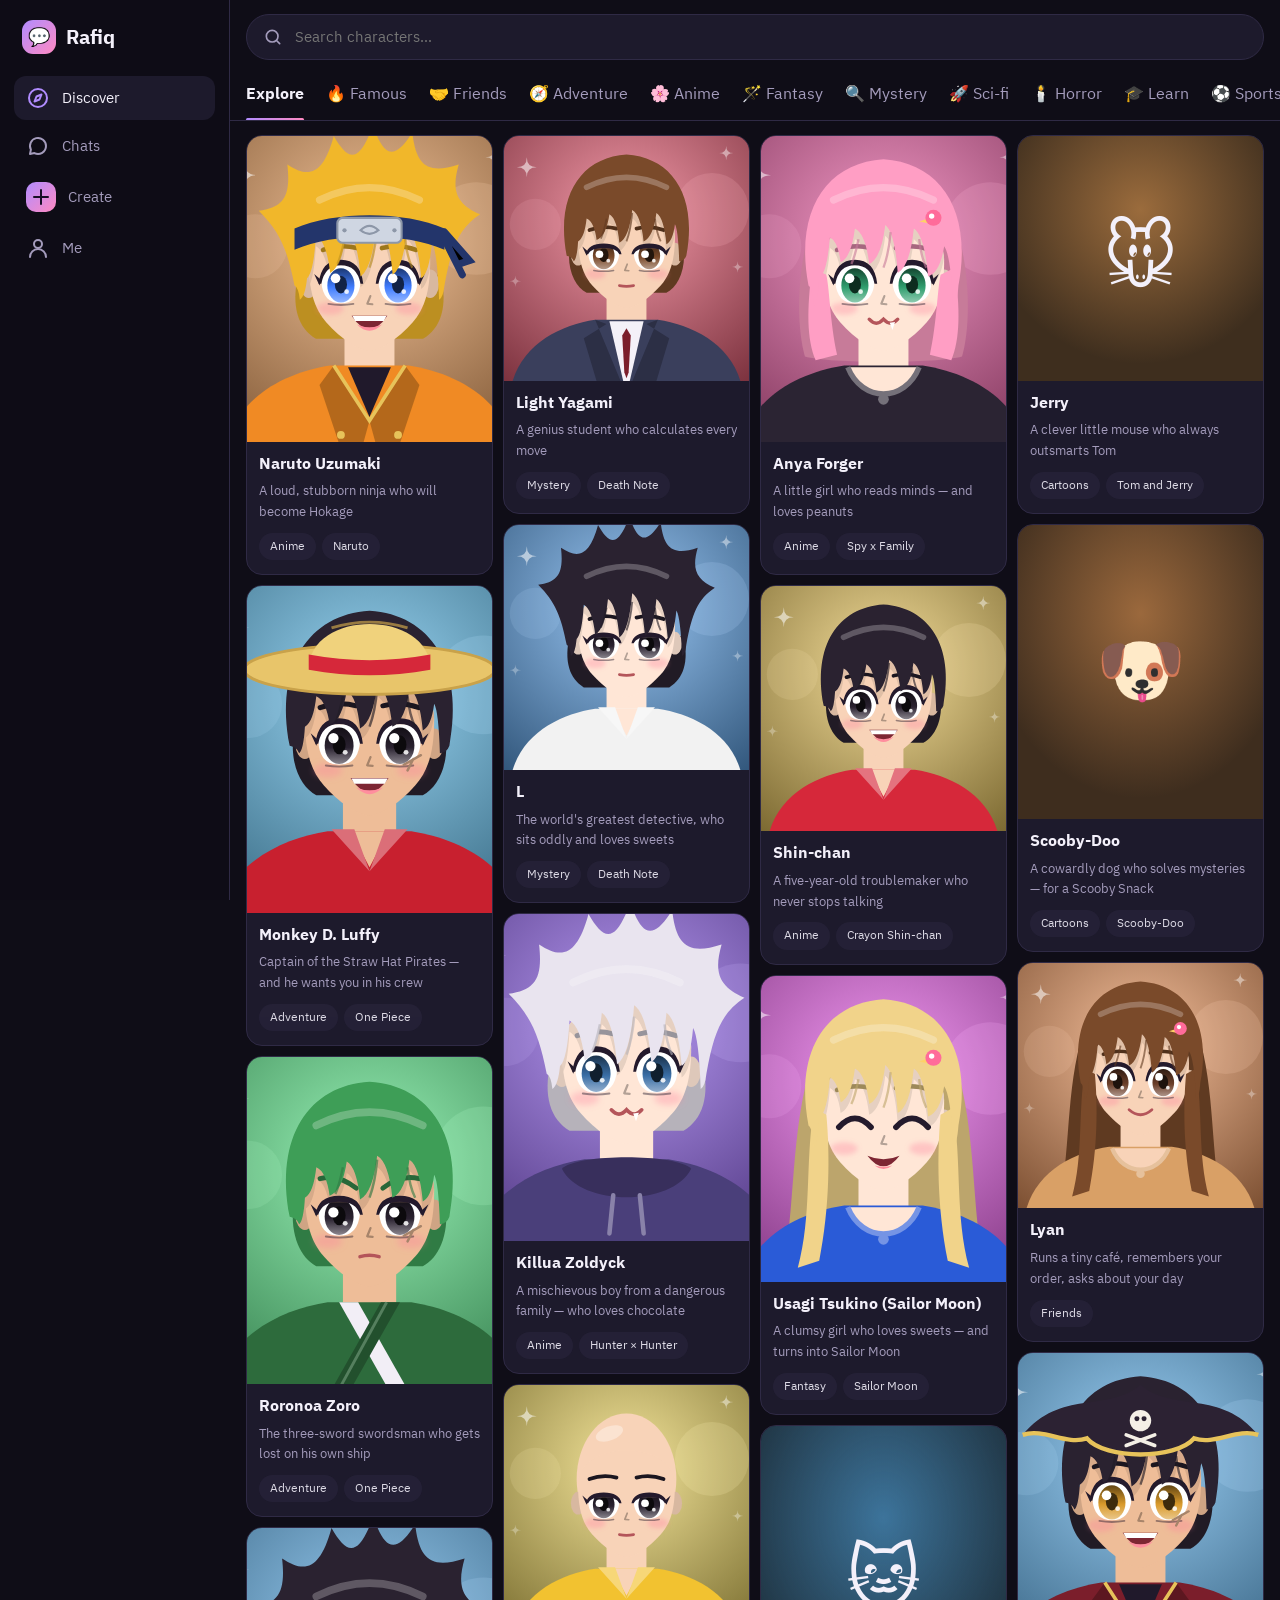
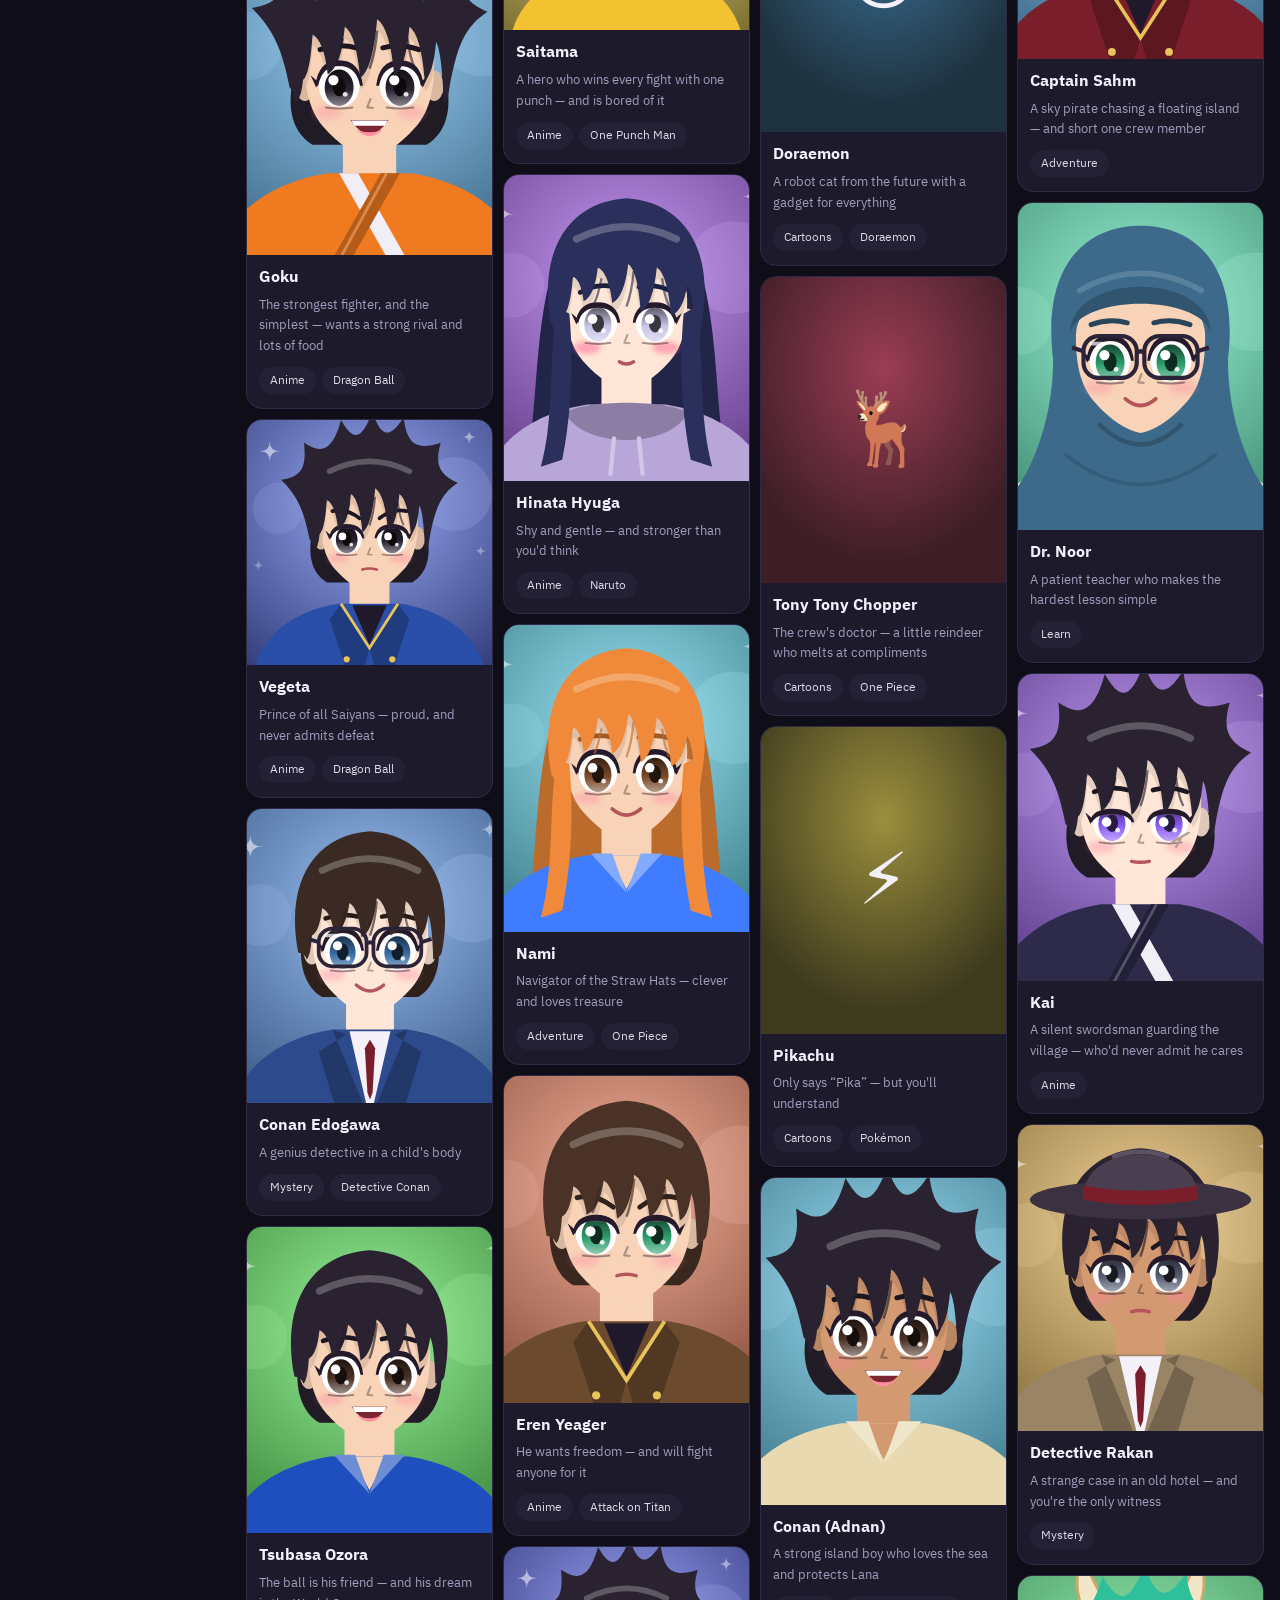
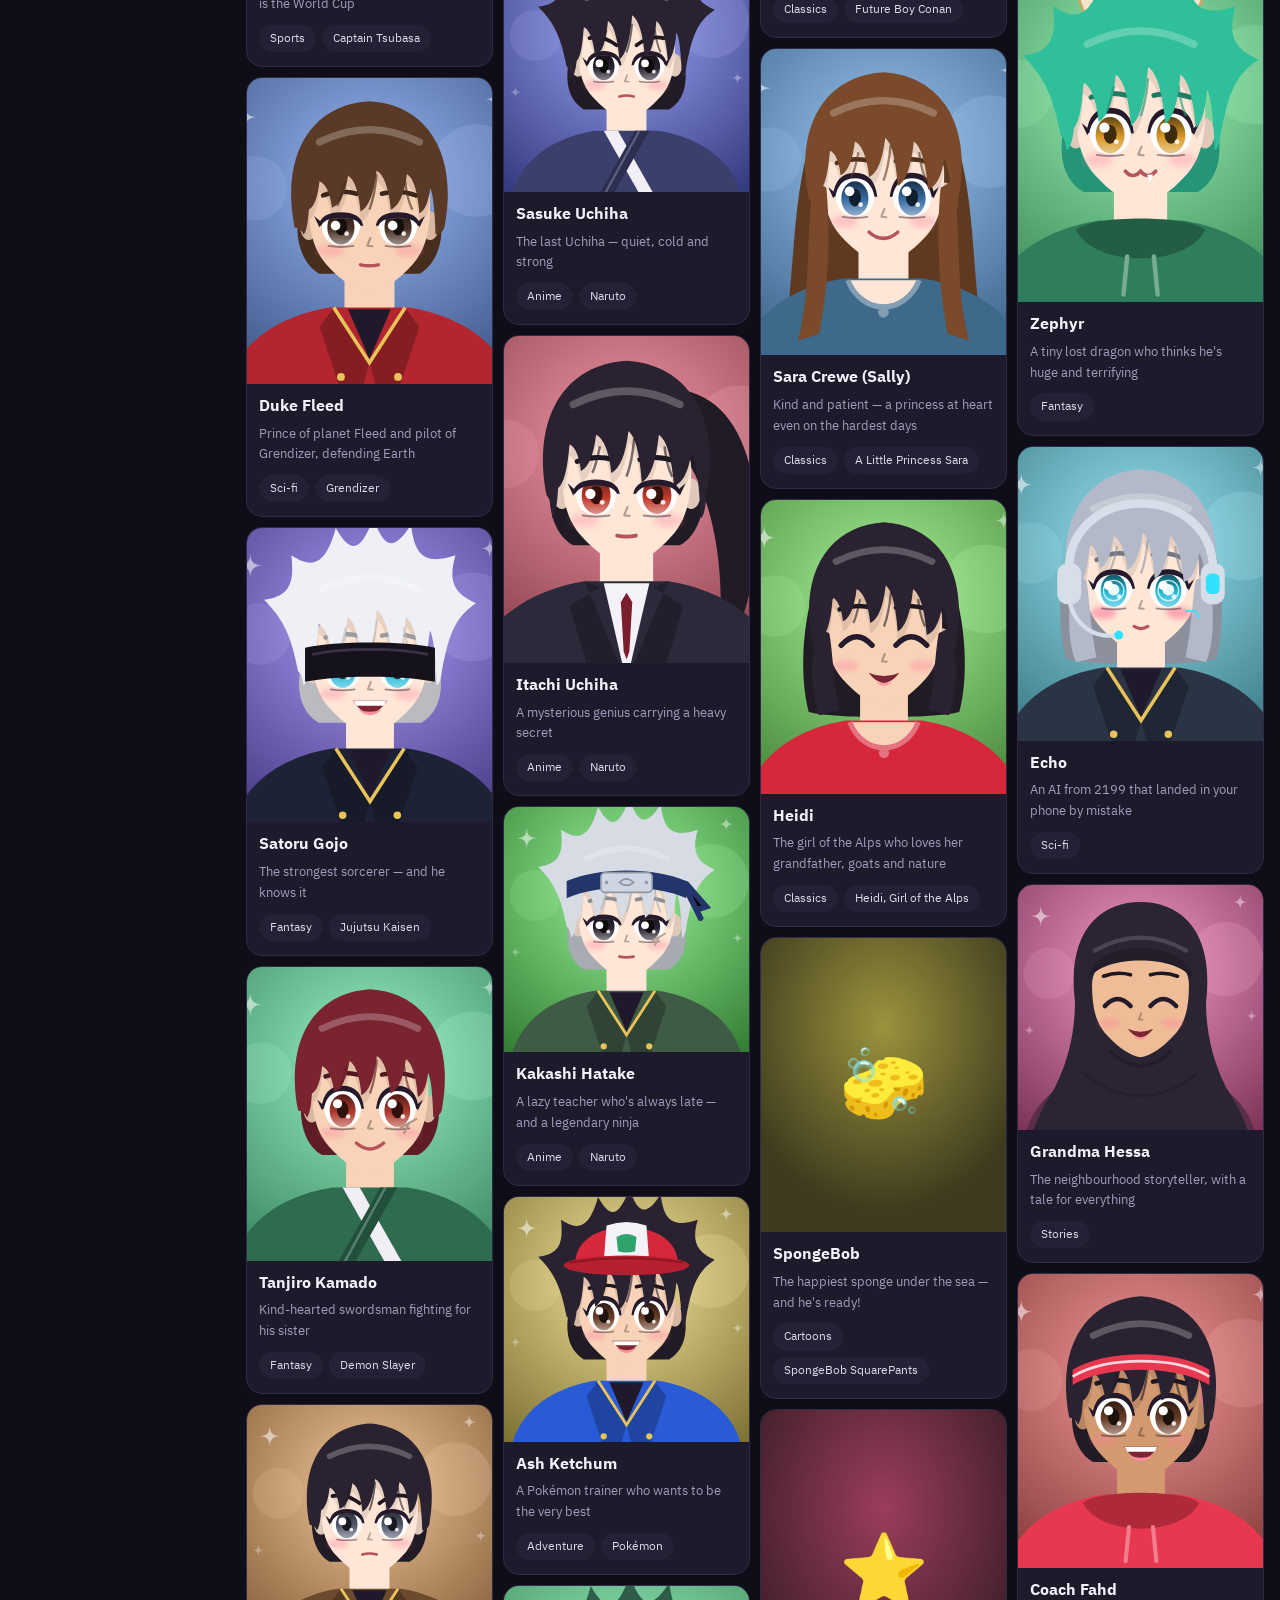
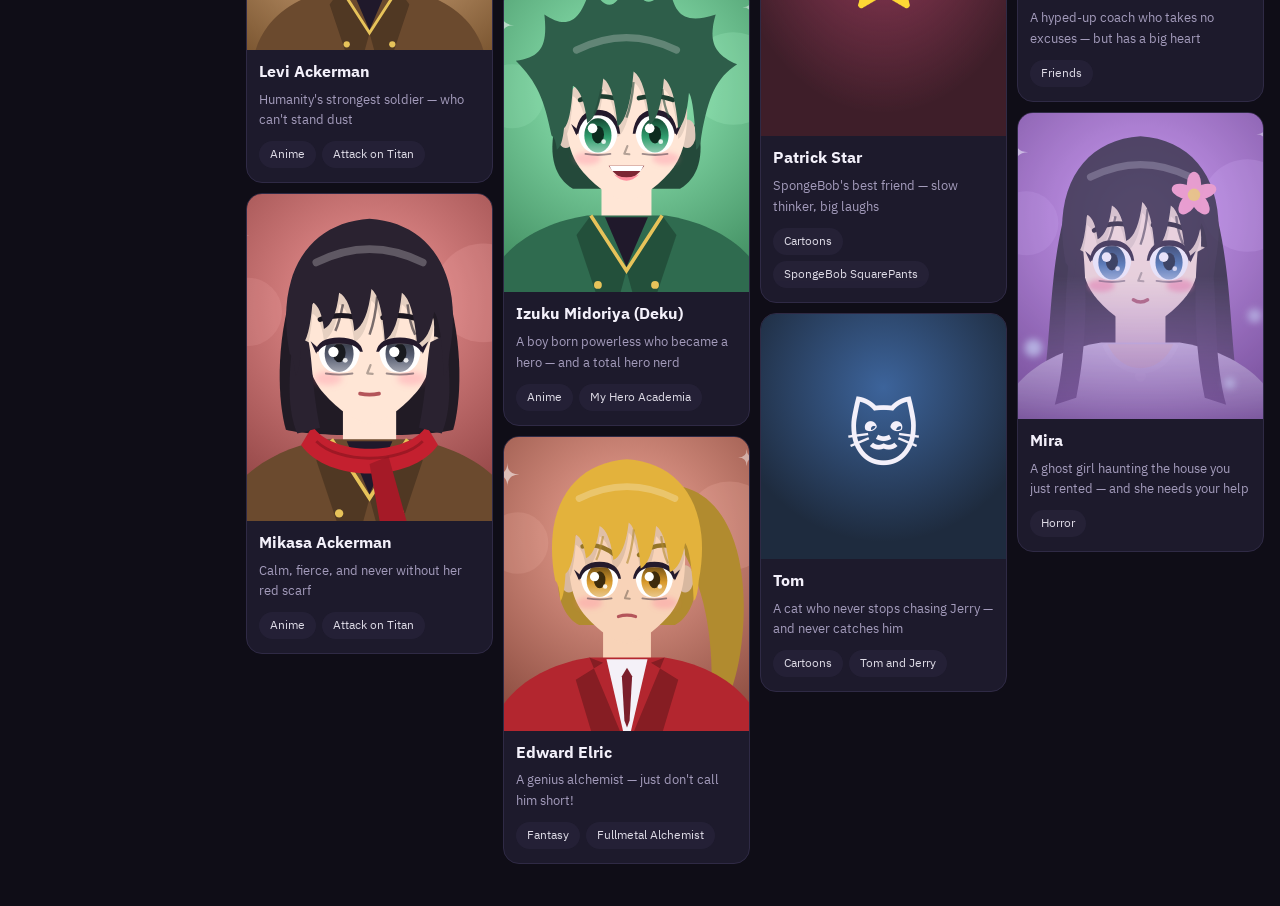
<file: rafiq_web/index.html>
<!doctype html>
<html lang="ar" dir="rtl">
<head>
  <meta charset="utf-8">
  <meta name="viewport" content="width=device-width, initial-scale=1, viewport-fit=cover">
  <meta name="theme-color" content="#0f0d17">
  <title>رفيق · Rafiq</title>
  <meta name="description" content="دردش مع شخصيات خيالية أو اصنع شخصيتك الخاصة.">
  <link rel="icon" href="data:image/svg+xml,<svg xmlns='http://www.w3.org/2000/svg' viewBox='0 0 100 100'><text y='.9em' font-size='90'>💬</text></svg>">
  <link rel="preconnect" href="https://fonts.googleapis.com">
  <link rel="preconnect" href="https://fonts.gstatic.com" crossorigin>
  <link href="https://fonts.googleapis.com/css2?family=IBM+Plex+Sans+Arabic:wght@400;500;600;700&display=swap" rel="stylesheet">
  <link rel="stylesheet" href="styles.css">
</head>
<body>
  <div class="shell">
    <nav class="nav" id="nav" aria-label="main"></nav>
    <main id="view" class="view"></main>
  </div>
  <div id="sheet-root"></div>
  <div id="toast" class="toast" role="status" aria-live="polite"></div>
  <script src="config.js"></script>
  <script src="portraits.js"></script>
  <script src="characters.js"></script>
  <script src="famous.js"></script>
  <script src="images/manifest.js"></script>
  <script>
    // Pictures in images/ (listed by images/manifest.js) replace the drawn portraits for every visitor.
    for (const c of [...(window.FAMOUS_CHARACTERS || []), ...(window.SEED_CHARACTERS || [])]) {
      const url = (window.CHARACTER_IMAGES || {})[c.id];
      if (url) c.avatar = { ...(c.avatar || {}), image: url };
    }
  </script>
  <script src="app.js"></script>
</body>
</html>
</file>
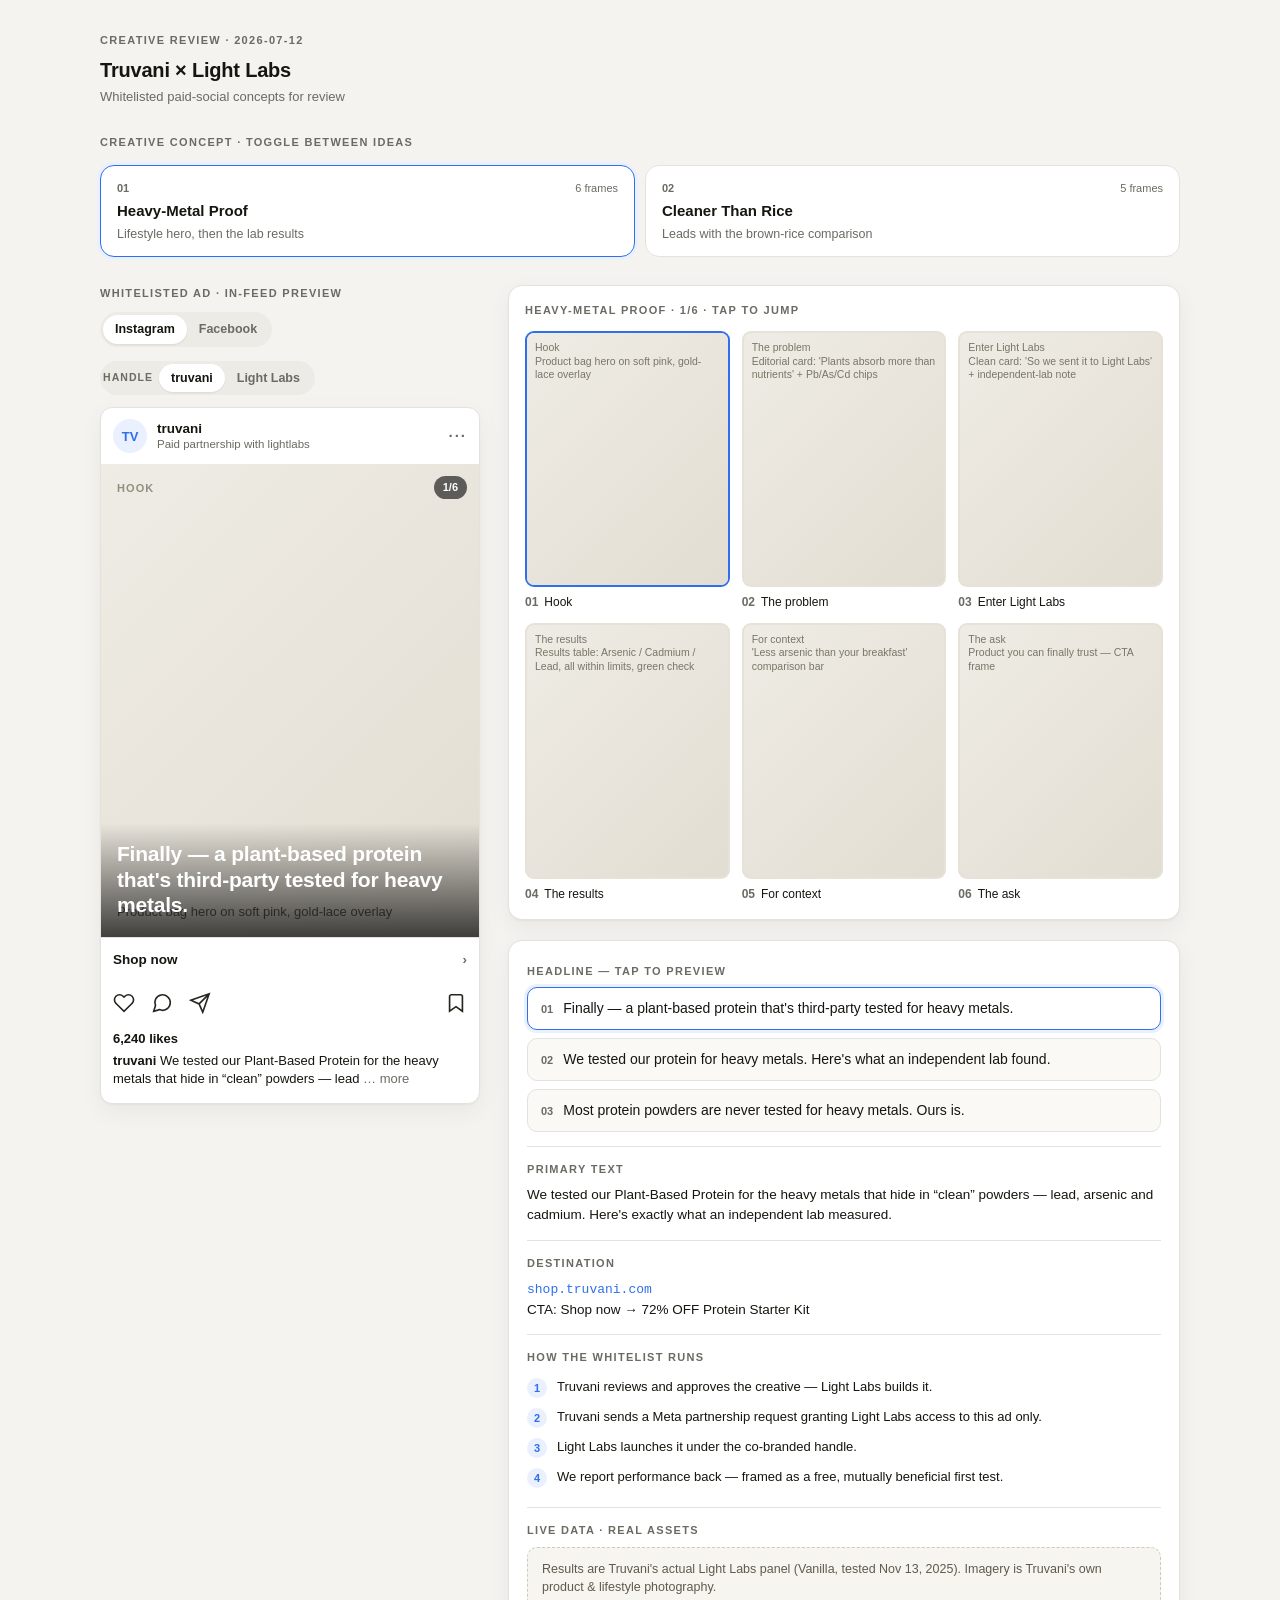
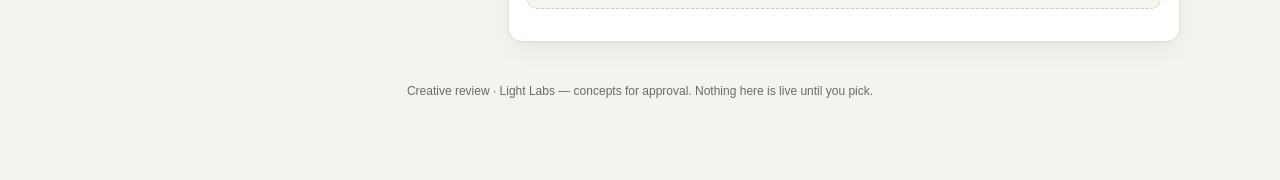
<file: .claude/skills/ad-creative/assets/creative-review-template.html>
<!DOCTYPE html>
<!--
  Creative Review Page — a shareable ad-creative approval artifact.

  HOW TO USE (agents): replace the JSON inside <script id="review-data"> below
  with the real project. Everything else renders from it. The file is
  self-contained — no build, no network, no dependencies. Open it in a browser,
  host it on any static host (Vercel/Netlify/GitHub Pages), or hand off the
  single .html file.

  THE DATA BLOCK IS JSON, NOT JAVASCRIPT:
    - double-quoted keys and strings, no comments, no trailing commas
    - it is inert data (parsed with JSON.parse), so a value can never execute
    - SECURITY: escape every literal "<" in your text values as \u003c so a
      value like "</script>" can never break out of the tag. All values are
      also HTML-escaped again at render time.

  DATA SHAPE — see references/creative-review-page.md for the annotated spec.
  Images: each frame's "image" may be a local path/file URL or a data URI.
  Remote and protocol-relative URLs are blocked; package images with the page.
  If omitted (or the file is missing), a placeholder shows the frame label +
  the image prompt — use this for concepts not yet rendered to image.
-->
<html lang="en">
<head>
<meta charset="utf-8" />
<meta name="viewport" content="width=device-width, initial-scale=1" />
<title>Creative Review</title>
<style>
  :root {
    --bg: #f4f3f0; --card: #ffffff; --ink: #16150f; --muted: #6b6a63;
    --line: #e4e2dc; --accent: #2f6fed; --accent-soft: #eaf0fe;
    --radius: 14px; --shadow: 0 1px 2px rgba(0,0,0,.04), 0 8px 24px rgba(0,0,0,.05);
  }
  * { box-sizing: border-box; }
  body { margin: 0; background: var(--bg); color: var(--ink);
    font: 15px/1.5 -apple-system, BlinkMacSystemFont, "Segoe UI", Roboto, Helvetica, Arial, sans-serif;
    -webkit-font-smoothing: antialiased; }
  .wrap { max-width: 1120px; margin: 0 auto; padding: 32px 20px 80px; }
  .eyebrow { font-size: 11px; font-weight: 700; letter-spacing: .12em; text-transform: uppercase; color: var(--muted); }
  a { color: var(--accent); }

  header.project { margin-bottom: 28px; }
  header.project h1 { font-size: 20px; margin: 6px 0 2px; letter-spacing: -.01em; }
  header.project .sub { color: var(--muted); font-size: 13px; }

  .concepts { display: grid; grid-template-columns: repeat(auto-fit, minmax(210px, 1fr)); gap: 10px; margin: 14px 0 28px; }
  .concept { text-align: left; background: var(--card); border: 1.5px solid var(--line); border-radius: var(--radius);
    padding: 14px 16px; cursor: pointer; transition: border-color .12s, box-shadow .12s; font: inherit; color: inherit; }
  .concept:hover { border-color: #cfcdc6; }
  .concept[aria-pressed="true"] { border-color: var(--accent); box-shadow: 0 0 0 3px var(--accent-soft); background: #fff; }
  .concept .row1 { display: flex; align-items: baseline; justify-content: space-between; gap: 8px; }
  .concept .num { font-size: 11px; font-weight: 700; color: var(--muted); }
  .concept .frames { font-size: 11px; color: var(--muted); }
  .concept .name { font-weight: 650; font-size: 15px; margin: 4px 0 3px; }
  .concept .tag { font-size: 12.5px; color: var(--muted); line-height: 1.35; }

  .grid { display: grid; grid-template-columns: minmax(0, 380px) minmax(0, 1fr); gap: 28px; align-items: start; }
  @media (max-width: 860px) { .grid { grid-template-columns: 1fr; } }
  .col-label { margin-bottom: 10px; }

  .toggles { display: flex; flex-wrap: wrap; gap: 14px; margin-bottom: 12px; }
  .seg { display: inline-flex; background: #ecebe6; border-radius: 999px; padding: 3px; }
  .seg button { border: 0; background: transparent; font: inherit; font-size: 12.5px; font-weight: 600; color: var(--muted);
    padding: 5px 12px; border-radius: 999px; cursor: pointer; }
  .seg button[aria-pressed="true"] { background: #fff; color: var(--ink); box-shadow: 0 1px 2px rgba(0,0,0,.08); }
  .seg .lbl { align-self: center; font-size: 10.5px; font-weight: 700; letter-spacing: .1em; text-transform: uppercase; color: var(--muted); margin-right: 6px; }

  .post { background: var(--card); border: 1px solid var(--line); border-radius: 12px; overflow: hidden; box-shadow: var(--shadow); }
  .post .top { display: flex; align-items: center; gap: 10px; padding: 11px 12px; }
  .post .avatar { width: 34px; height: 34px; border-radius: 50%; background: var(--accent-soft); color: var(--accent);
    display: grid; place-items: center; font-weight: 700; font-size: 13px; overflow: hidden; flex: none; }
  .post .avatar img { width: 100%; height: 100%; object-fit: cover; }
  .post .who { line-height: 1.2; }
  .post .who .name { font-weight: 650; font-size: 13.5px; }
  .post .who .partner { font-size: 11.5px; color: var(--muted); }
  .post .dots { margin-left: auto; color: var(--muted); font-weight: 700; letter-spacing: 2px; }
  .frame { position: relative; aspect-ratio: 4/5; background: #ded9d0; display: grid; }
  .frame img { width: 100%; height: 100%; object-fit: cover; grid-area: 1/1; z-index: 1; }
  .frame .ph { grid-area: 1/1; display: flex; flex-direction: column; justify-content: space-between; padding: 16px;
    background: linear-gradient(135deg,#efece5,#e2ddd2); }
  .frame .ph .plabel { font-size: 11px; font-weight: 700; letter-spacing: .1em; text-transform: uppercase; color: #948e80; }
  .frame .ph .pprompt { font-size: 13px; color: #5f5a4e; line-height: 1.4; }
  .frame .badge { position: absolute; top: 12px; left: 12px; z-index: 2; background: rgba(255,255,255,.92);
    font-size: 11.5px; font-weight: 600; padding: 5px 10px; border-radius: 999px; display: flex; align-items: center; gap: 5px; }
  .frame .counter { position: absolute; top: 12px; right: 12px; z-index: 2; background: rgba(0,0,0,.6); color: #fff; font-size: 11px;
    font-weight: 600; padding: 3px 9px; border-radius: 999px; }
  .frame .headline { position: absolute; left: 0; right: 0; bottom: 0; z-index: 2; padding: 18px 16px 20px; color: #fff;
    font-size: 21px; font-weight: 700; line-height: 1.2; letter-spacing: -.01em;
    background: linear-gradient(to top, rgba(0,0,0,.72), rgba(0,0,0,0)); }
  .frame .headline.light { color: var(--ink); background: linear-gradient(to top, rgba(255,255,255,.85), rgba(255,255,255,0)); }

  /* Instagram chrome */
  .ig-cta { display: flex; align-items: center; justify-content: space-between; padding: 12px; border-top: 1px solid var(--line);
    font-weight: 600; font-size: 13.5px; }
  .ig-cta .chev { color: var(--muted); }
  .ig-actions { display: flex; gap: 16px; padding: 10px 12px 2px; color: #26251f; }
  .ig-actions svg { width: 22px; height: 22px; }
  .ig-actions .save { margin-left: auto; }
  .likes { padding: 6px 12px 2px; font-weight: 650; font-size: 13px; }
  .caption { padding: 2px 12px 14px; font-size: 13px; line-height: 1.4; }
  .caption .h { font-weight: 650; }
  .caption .more { color: var(--muted); }

  /* Facebook chrome — link card below image + text actions */
  .fb-card { display: flex; align-items: center; gap: 12px; padding: 12px; background: #f3f4f6; border-top: 1px solid var(--line); }
  .fb-card .meta { min-width: 0; flex: 1; }
  .fb-card .dom { font-size: 11px; letter-spacing: .04em; text-transform: uppercase; color: var(--muted); }
  .fb-card .hl { font-size: 14px; font-weight: 650; line-height: 1.25; margin-top: 2px; overflow: hidden; }
  .fb-card .btn { flex: none; background: #e4e6eb; color: #050505; font-weight: 650; font-size: 12.5px; padding: 8px 14px; border-radius: 7px; }
  .fb-actions { display: flex; padding: 4px 12px; border-top: 1px solid var(--line); }
  .fb-actions span { flex: 1; text-align: center; padding: 8px 0; font-size: 13px; font-weight: 600; color: var(--muted); }

  .board { background: var(--card); border: 1px solid var(--line); border-radius: var(--radius); padding: 16px; box-shadow: var(--shadow); margin-bottom: 20px; }
  .board .frames-grid { display: grid; grid-template-columns: repeat(3, 1fr); gap: 12px; margin-top: 12px; }
  @media (max-width: 480px) { .board .frames-grid { grid-template-columns: repeat(2, 1fr); } }
  .thumb { border: 0; background: transparent; padding: 0; cursor: pointer; text-align: left; font: inherit; color: inherit; }
  .thumb .box { aspect-ratio: 4/5; border-radius: 9px; overflow: hidden; border: 2px solid transparent; background: #e7e2d8;
    display: grid; transition: border-color .12s; }
  .thumb[aria-current="true"] .box { border-color: var(--accent); }
  .thumb .box img { width: 100%; height: 100%; object-fit: cover; grid-area: 1/1; z-index: 1; }
  .thumb .box .mini { grid-area: 1/1; padding: 8px; font-size: 10.5px; color: #7a7566; line-height: 1.3;
    background: linear-gradient(135deg,#efece5,#e2ddd2); overflow: hidden; }
  .thumb .cap { margin-top: 6px; font-size: 12px; }
  .thumb .cap .n { color: var(--muted); font-weight: 700; margin-right: 6px; }

  .copy { background: var(--card); border: 1px solid var(--line); border-radius: var(--radius); padding: 18px; box-shadow: var(--shadow); }
  .copy .block { padding: 14px 0; border-top: 1px solid var(--line); }
  .copy .block:first-of-type { border-top: 0; padding-top: 4px; }
  .headline-opt { display: flex; gap: 10px; align-items: flex-start; width: 100%; text-align: left; font: inherit; color: inherit;
    background: #faf9f6; border: 1.5px solid var(--line); border-radius: 10px; padding: 11px 13px; cursor: pointer; margin-top: 8px; }
  .headline-opt[aria-pressed="true"] { border-color: var(--accent); background: #fff; box-shadow: 0 0 0 3px var(--accent-soft); }
  .headline-opt .n { font-size: 11px; font-weight: 700; color: var(--muted); margin-top: 2px; }
  .headline-opt .t { font-size: 14px; line-height: 1.35; }
  .kv { font-size: 13.5px; line-height: 1.5; }
  .kv .dest { color: var(--accent); font-family: ui-monospace, SFMono-Regular, Menlo, monospace; font-size: 13px; }
  .steps { margin: 8px 0 0; padding: 0; list-style: none; }
  .steps li { display: flex; gap: 10px; padding: 5px 0; font-size: 13px; line-height: 1.4; }
  .steps li .i { flex: none; width: 20px; height: 20px; border-radius: 50%; background: var(--accent-soft); color: var(--accent);
    display: grid; place-items: center; font-size: 11px; font-weight: 700; }
  .grounding { background: #f6f5ef; border: 1px dashed #cfcabb; border-radius: 10px; padding: 12px 14px; font-size: 12.5px; color: #5f5a4e; line-height: 1.45; margin-top: 8px; }
  .err { background: #fbeaea; border: 1px solid #e6b7b7; color: #8a2b2b; border-radius: 10px; padding: 14px 16px; font-size: 13px; }
  footer { margin-top: 40px; text-align: center; font-size: 12px; color: var(--muted); }
</style>
</head>
<body>

<!-- DATA — replace this JSON with your project (see the comment at the top of the file). -->
<script type="application/json" id="review-data">
{
  "project": {
    "brand": "Truvani",
    "agency": "Light Labs",
    "date": "2026-07-12",
    "note": "Whitelisted paid-social concepts for review"
  },
  "platforms": ["instagram", "facebook"],
  "concepts": [
    {
      "name": "Heavy-Metal Proof",
      "tagline": "Lifestyle hero, then the lab results",
      "handles": [
        { "name": "truvani", "partner": "Paid partnership with lightlabs", "initials": "TV" },
        { "name": "Light Labs", "partner": "Paid partnership with truvani", "initials": "LL" }
      ],
      "frames": [
        { "label": "Hook", "prompt": "Product bag hero on soft pink, gold-lace overlay", "headline": "Finally — a plant-based protein that's third-party tested for heavy metals.", "headlineTheme": "dark" },
        { "label": "The problem", "prompt": "Editorial card: 'Plants absorb more than nutrients' + Pb/As/Cd chips" },
        { "label": "Enter Light Labs", "prompt": "Clean card: 'So we sent it to Light Labs' + independent-lab note" },
        { "label": "The results", "prompt": "Results table: Arsenic / Cadmium / Lead, all within limits, green check" },
        { "label": "For context", "prompt": "'Less arsenic than your breakfast' comparison bar" },
        { "label": "The ask", "prompt": "Product you can finally trust — CTA frame", "headline": "Protein you can finally trust." }
      ],
      "headlines": [
        "Finally — a plant-based protein that's third-party tested for heavy metals.",
        "We tested our protein for heavy metals. Here's what an independent lab found.",
        "Most protein powders are never tested for heavy metals. Ours is."
      ],
      "likes": "6,240",
      "primaryText": "We tested our Plant-Based Protein for the heavy metals that hide in “clean” powders — lead, arsenic and cadmium. Here's exactly what an independent lab measured.",
      "destination": { "url": "shop.truvani.com", "cta": "Shop now", "offer": "72% OFF Protein Starter Kit" },
      "rollout": {
        "title": "How the whitelist runs",
        "steps": [
          "Truvani reviews and approves the creative — Light Labs builds it.",
          "Truvani sends a Meta partnership request granting Light Labs access to this ad only.",
          "Light Labs launches it under the co-branded handle.",
          "We report performance back — framed as a free, mutually beneficial first test."
        ]
      },
      "grounding": "Results are Truvani's actual Light Labs panel (Vanilla, tested Nov 13, 2025). Imagery is Truvani's own product & lifestyle photography."
    },
    {
      "name": "Cleaner Than Rice",
      "tagline": "Leads with the brown-rice comparison",
      "frames": [
        { "label": "Hook", "prompt": "Split visual: brown rice vs protein scoop", "headline": "Your “clean” brown rice protein? Test it.", "headlineTheme": "dark" },
        { "label": "The claim", "prompt": "Stat card comparing arsenic levels" },
        { "label": "The proof", "prompt": "Light Labs results table" },
        { "label": "The context", "prompt": "What the numbers mean, plainly" },
        { "label": "The ask", "prompt": "Starter-kit offer frame", "headline": "Trust the label. Then trust the test." }
      ],
      "headlines": [
        "Your “clean” brown rice protein? Test it.",
        "Brown rice protein is often the worst offender for arsenic. We checked ours.",
        "“Plant-based” doesn't mean “clean.” We have the lab panel to prove ours is."
      ],
      "primaryText": "Brown-rice protein is one of the most common sources of dietary arsenic. So we sent ours to an independent lab. Here's the panel.",
      "destination": { "url": "shop.truvani.com", "cta": "Shop now", "offer": "72% OFF Protein Starter Kit" },
      "grounding": "Comparison figures are from Truvani's Light Labs panel and published dietary-arsenic ranges. No competitor is named."
    }
  ]
}
</script>

<div class="wrap">
  <header class="project" id="project"></header>
  <div class="eyebrow">Creative concept · toggle between ideas</div>
  <div class="concepts" id="concepts"></div>
  <div class="grid">
    <section>
      <div class="eyebrow col-label" id="preview-label">In-feed preview</div>
      <div class="toggles" id="toggles"></div>
      <div class="post" id="post"></div>
    </section>
    <section>
      <div class="board">
        <div class="eyebrow" id="board-label">Storyboard · tap to jump</div>
        <div class="frames-grid" id="frames-grid"></div>
      </div>
      <div class="copy" id="copy"></div>
    </section>
  </div>
  <footer id="footer"></footer>
</div>

<script>
/* ============================================================================
   RENDER — generic; no need to edit when swapping the DATA JSON above.
   ========================================================================== */
const esc = (s) => String(s == null ? "" : s).replace(/[&<>"']/g, c => (
  { "&": "&amp;", "<": "&lt;", ">": "&gt;", '"': "&quot;", "'": "&#39;" }[c]));
const PLATFORMS = { instagram: "Instagram", facebook: "Facebook" };

let DATA;
try {
  DATA = JSON.parse(document.getElementById("review-data").textContent);
} catch (e) {
  document.querySelector(".wrap").innerHTML =
    '<div class="err"><b>Couldn\'t read the review data.</b><br/>The <code>#review-data</code> block must be valid JSON — double-quoted keys and strings, no comments, no trailing commas. Parser said: ' + esc(e.message) + '</div>';
  throw e;
}

function invalid(msg) {
  document.querySelector(".wrap").innerHTML =
    '<div class="err"><b>The review data is missing something.</b><br/>' + esc(msg) + '</div>';
  throw new Error(msg);
}
if (!DATA || !Array.isArray(DATA.concepts) || !DATA.concepts.length)
  invalid('"concepts" must be a non-empty array.');
DATA.concepts.forEach((c, i) => {
  if (!c || typeof c !== "object") invalid(`concepts[${i}] must be an object.`);
  if (!Array.isArray(c.frames) || !c.frames.length) invalid(`concepts[${i}].frames must be a non-empty array.`);
});

const state = { concept: 0, frame: 0, platform: null, handle: 0, headline: 0 };
const concept = () => DATA.concepts[state.concept];

// platforms restricted to the ones we can render; default to first valid
const platformList = () => (DATA.platforms || ["instagram"]).filter(p => PLATFORMS[p]);
state.platform = platformList()[0] || "instagram";

const heart = '<svg viewBox="0 0 24 24" fill="none" stroke="currentColor" stroke-width="1.8"><path d="M20.8 4.6a5.5 5.5 0 0 0-7.8 0L12 5.6l-1-1a5.5 5.5 0 1 0-7.8 7.8l1 1L12 21l7.8-7.6 1-1a5.5 5.5 0 0 0 0-7.8z"/></svg>';
const comment = '<svg viewBox="0 0 24 24" fill="none" stroke="currentColor" stroke-width="1.8"><path d="M21 11.5a8.4 8.4 0 0 1-11.8 7.7L3 21l1.9-6.2A8.4 8.4 0 1 1 21 11.5z"/></svg>';
const share = '<svg viewBox="0 0 24 24" fill="none" stroke="currentColor" stroke-width="1.8"><path d="M22 2 11 13M22 2l-7 20-4-9-9-4 20-7z"/></svg>';
const bookmark = '<svg viewBox="0 0 24 24" fill="none" stroke="currentColor" stroke-width="1.8"><path d="M19 21l-7-5-7 5V5a2 2 0 0 1 2-2h10a2 2 0 0 1 2 2z"/></svg>';

function renderProject() {
  const p = DATA.project || {};
  const line = [p.brand, p.agency && `× ${p.agency}`].filter(Boolean).join(" ");
  document.getElementById("project").innerHTML =
    `<div class="eyebrow">Creative review${p.date ? " · " + esc(p.date) : ""}</div>
     <h1>${esc(line || "Ad creative")}</h1>${p.note ? `<div class="sub">${esc(p.note)}</div>` : ""}`;
  document.getElementById("footer").innerHTML =
    `Creative review${p.agency ? " · " + esc(p.agency) : ""} — concepts for approval. Nothing here is live until you pick.`;
}

function renderConcepts() {
  document.getElementById("concepts").innerHTML = DATA.concepts.map((c, i) => `
    <button class="concept" aria-pressed="${i === state.concept}" data-i="${i}">
      <div class="row1"><span class="num">${String(i + 1).padStart(2, "0")}</span>
        <span class="frames">${c.frames.length} frame${c.frames.length === 1 ? "" : "s"}</span></div>
      <div class="name">${esc(c.name)}</div>
      <div class="tag">${esc(c.tagline || "")}</div>
    </button>`).join("");
  document.querySelectorAll(".concept").forEach(b =>
    b.onclick = () => { state.concept = +b.dataset.i; state.frame = 0; state.handle = 0; state.headline = 0; renderAll(); });
}

function handles() {
  return concept().handles || [{
    name: DATA.project?.brand || "brand",
    partner: DATA.project?.agency ? "Paid partnership with " + DATA.project.agency.toLowerCase() : "Sponsored",
    initials: (DATA.project?.brand || "AD").slice(0, 2).toUpperCase()
  }];
}

function renderToggles() {
  const plats = platformList(), hs = handles();
  let html = "";
  if (plats.length > 1) {
    html += `<div class="seg" role="group">${plats.map(p =>
      `<button data-plat="${esc(p)}" aria-pressed="${p === state.platform}">${esc(PLATFORMS[p])}</button>`).join("")}</div>`;
  }
  if (hs.length > 1) {
    html += `<div class="seg" role="group"><span class="lbl">Handle</span>${hs.map((h, i) =>
      `<button data-handle="${i}" aria-pressed="${i === state.handle}">${esc(h.name)}</button>`).join("")}</div>`;
  }
  const el = document.getElementById("toggles");
  el.innerHTML = html;
  el.querySelectorAll("[data-plat]").forEach(b => b.onclick = () => { state.platform = b.dataset.plat; renderToggles(); renderPost(); });
  el.querySelectorAll("[data-handle]").forEach(b => b.onclick = () => { state.handle = +b.dataset.handle; renderToggles(); renderPost(); });
  document.getElementById("preview-label").textContent = (hs.length > 1 ? "Whitelisted ad · " : "") + "In-feed preview";
}

// Classify with the browser URL parser; tabs/newlines and backslashes can hide a remote URL.
function localImageSource(value) {
  if (typeof value !== "string") return "";
  const syntax = value.replace(/[\t\n\r]/g, "").replace(/\\/g, "/")
    .replace(/^[\u0000-\u0020]+|[\u0000-\u0020]+$/g, "");
  if (/^\/\//.test(syntax)) return "";
  try {
    const base = new URL(document.baseURI);
    const image = new URL(value, base);
    if (image.protocol === "data:" || (image.protocol === "file:" && !image.host)) return value;
    // Hosted relative assets stay on the review page's origin; absolute network URLs stay blocked.
    if (!/^[a-z][a-z0-9+.-]*:/i.test(syntax) && image.origin === base.origin) return value;
  } catch (_) { /* An invalid source falls back to the placeholder. */ }
  return "";
}

// placeholder underneath + image on top; a missing/broken image removes itself → placeholder shows
function frameVisual(f, phCls) {
  const ph = `<div class="${phCls}"><div class="plabel">${esc(f.label)}</div><div class="pprompt">${esc(f.prompt || "")}</div></div>`;
  // Only local/relative or data: image sources — block remote URLs so the page stays offline and cannot beacon on open.
  const localImg = localImageSource(f.image);
  const img = localImg ? `<img src="${esc(localImg)}" alt="${esc(f.label)}" onerror="this.remove()" />` : "";
  return ph + img;
}

function frameHTML(c, f) {
  const total = c.frames.length;
  const headlineText = state.frame === 0 ? (c.headlines?.[state.headline] || f.headline || "") : (f.headline || "");
  const theme = f.headlineTheme === "light" ? " light" : "";
  return `<div class="frame">
      ${frameVisual(f, "ph")}
      <span class="counter">${state.frame + 1}/${total}</span>
      ${headlineText ? `<div class="headline${theme}">${esc(headlineText)}</div>` : ""}
    </div>`;
}

function renderPost() {
  const c = concept(), f = c.frames[state.frame], h = handles()[state.handle] || handles()[0];
  const dest = c.destination || {};
  const top = `<div class="top">
      <div class="avatar">${h.initials ? esc(h.initials) : ""}</div>
      <div class="who"><div class="name">${esc(h.name)}</div><div class="partner">${esc(h.partner || "Sponsored")}</div></div>
      <div class="dots">···</div>
    </div>`;

  let chrome;
  if (state.platform === "facebook") {
    const domain = dest.url ? esc(dest.url) : "";
    const hl = c.headlines?.[state.headline] || f.headline || dest.offer || "";
    chrome = `<div class="fb-card">
        <div class="meta"><div class="dom">${domain}</div><div class="hl">${esc(hl)}</div></div>
        ${dest.cta ? `<div class="btn">${esc(dest.cta)}</div>` : ""}
      </div>
      <div class="fb-actions"><span>Like</span><span>Comment</span><span>Share</span></div>`;
  } else {
    chrome = `<div class="ig-cta"><span>${esc(dest.cta || "Learn more")}</span><span class="chev">›</span></div>
      <div class="ig-actions">${heart}${comment}${share}<span class="save">${bookmark}</span></div>
      ${c.likes ? `<div class="likes">${esc(c.likes)} likes</div>` : ""}
      <div class="caption"><span class="h">${esc(h.name)}</span> ${esc((c.primaryText || "").slice(0, 90))}<span class="more"> … more</span></div>`;
  }

  document.getElementById("post").innerHTML = top + frameHTML(c, f) + chrome;
  document.getElementById("board-label").textContent = `${c.name} · ${state.frame + 1}/${c.frames.length} · tap to jump`;
}

function renderBoard() {
  const c = concept();
  document.getElementById("frames-grid").innerHTML = c.frames.map((f, i) => `
    <button class="thumb" aria-current="${i === state.frame}" data-i="${i}">
      <div class="box">${frameVisual(f, "mini")}</div>
      <div class="cap"><span class="n">${String(i + 1).padStart(2, "0")}</span>${esc(f.label)}</div>
    </button>`).join("");
  document.querySelectorAll(".thumb").forEach(b =>
    b.onclick = () => { state.frame = +b.dataset.i; renderPost(); renderBoard(); });
}

function renderCopy() {
  const c = concept(), dest = c.destination || {};
  let html = "";
  if (c.headlines?.length) {
    html += `<div class="block"><div class="eyebrow">Headline — tap to preview</div>${c.headlines.map((h, i) =>
      `<button class="headline-opt" aria-pressed="${i === state.headline}" data-i="${i}">
        <span class="n">${String(i + 1).padStart(2, "0")}</span><span class="t">${esc(h)}</span></button>`).join("")}</div>`;
  }
  if (c.primaryText) html += `<div class="block"><div class="eyebrow">Primary text</div><div class="kv" style="margin-top:8px">${esc(c.primaryText)}</div></div>`;
  if (dest.url || dest.cta) {
    html += `<div class="block"><div class="eyebrow">Destination</div><div class="kv" style="margin-top:8px">
      ${dest.url ? `<span class="dest">${esc(dest.url)}</span><br/>` : ""}
      ${dest.cta ? `CTA: ${esc(dest.cta)}` : ""}${dest.offer ? ` → ${esc(dest.offer)}` : ""}</div></div>`;
  }
  if (c.rollout?.steps?.length) {
    html += `<div class="block"><div class="eyebrow">${esc(c.rollout.title || "How it runs")}</div>
      <ol class="steps">${c.rollout.steps.map((s, i) => `<li><span class="i">${i + 1}</span><span>${esc(s)}</span></li>`).join("")}</ol></div>`;
  }
  if (c.grounding) html += `<div class="block"><div class="eyebrow">Live data · real assets</div><div class="grounding">${esc(c.grounding)}</div></div>`;
  const el = document.getElementById("copy");
  el.innerHTML = html;
  el.querySelectorAll(".headline-opt").forEach(b =>
    b.onclick = () => { state.headline = +b.dataset.i; state.frame = 0; renderPost(); renderBoard(); renderCopy(); });
}

function renderAll() { renderConcepts(); renderToggles(); renderPost(); renderBoard(); renderCopy(); }
renderProject();
renderAll();
</script>
</body>
</html>
</file>
<file: rafiq_web/styles.css>
:root {
  --bg: #0f0d17;
  --bg-2: #171424;
  --card: #1d1a2c;
  --card-2: #262238;
  --line: #2f2a45;
  --text: #f3f0fa;
  --muted: #a49cbc;
  --accent: #b18cff;
  --accent-2: #ff8ac2;
  --accent-ink: #160f26;
  --bubble-me: linear-gradient(135deg, #8b5cf6, #d063b4);
  --bubble-char: #221e33;
  --danger: #ff6b81;
  --radius: 18px;
  --nav-h: 64px;
  color-scheme: dark;
}
:root[data-theme="light"] {
  --bg: #f7f5fc;
  --bg-2: #efebf8;
  --card: #ffffff;
  --card-2: #f1edf9;
  --line: #e2dcef;
  --text: #1c1730;
  --muted: #6c6485;
  --accent: #7c4dff;
  --accent-2: #e2559b;
  --accent-ink: #ffffff;
  --bubble-char: #ffffff;
  color-scheme: light;
}

* { box-sizing: border-box; }
html, body { margin: 0; height: 100%; }
body {
  background: var(--bg);
  color: var(--text);
  font-family: "IBM Plex Sans Arabic", system-ui, -apple-system, "Segoe UI", sans-serif;
  font-size: 15px;
  line-height: 1.6;
  -webkit-font-smoothing: antialiased;
}
button, input, textarea, select { font: inherit; color: inherit; }
button { cursor: pointer; border: 0; background: none; }
a { color: inherit; text-decoration: none; }
img { display: block; max-width: 100%; }
:focus-visible { outline: 2px solid var(--accent); outline-offset: 2px; border-radius: 8px; }

/* ---------- layout ---------- */
.shell { display: flex; min-height: 100dvh; }
.view { flex: 1; min-width: 0; padding-bottom: calc(var(--nav-h) + env(safe-area-inset-bottom)); }
.page { max-width: 1100px; margin: 0 auto; padding: 20px 16px 32px; }

.nav {
  position: fixed; inset-inline: 0; bottom: 0; z-index: 20;
  height: calc(var(--nav-h) + env(safe-area-inset-bottom));
  padding-bottom: env(safe-area-inset-bottom);
  display: flex; justify-content: space-around; align-items: center;
  background: color-mix(in srgb, var(--bg) 88%, transparent);
  backdrop-filter: blur(14px);
  border-top: 1px solid var(--line);
}
.nav .brand { display: none; }
.nav-item {
  display: flex; flex-direction: column; align-items: center; gap: 2px;
  font-size: 11px; color: var(--muted); padding: 6px 12px; border-radius: 12px;
}
.nav-item svg { width: 24px; height: 24px; }
.nav-item.active { color: var(--text); }
.nav-item.active svg { color: var(--accent); }
.nav-item.create svg { background: linear-gradient(135deg, var(--accent), var(--accent-2)); color: var(--accent-ink); border-radius: 10px; padding: 3px; width: 30px; height: 30px; }

body.in-chat .nav { display: none; }
body.in-chat .view { padding-bottom: 0; }

@media (min-width: 860px) {
  .view { padding-bottom: 0; }
  .nav {
    position: sticky; top: 0; height: 100dvh; width: 230px; flex: none;
    flex-direction: column; justify-content: flex-start; align-items: stretch; gap: 4px;
    padding: 20px 14px; border-top: 0; border-inline-end: 1px solid var(--line);
  }
  .nav .brand { display: flex; margin: 0 8px 18px; }
  .nav-item { flex-direction: row; gap: 12px; font-size: 15px; padding: 10px 12px; }
  .nav-item.active { background: var(--card); }
  body.in-chat .nav { display: flex; }
}

.brand { align-items: center; gap: 10px; font-weight: 700; font-size: 20px; }
.brand .logo {
  width: 34px; height: 34px; border-radius: 11px; display: grid; place-items: center;
  background: linear-gradient(135deg, var(--accent), var(--accent-2)); color: var(--accent-ink); font-size: 18px;
}

/* ---------- common ---------- */
.topbar { display: flex; align-items: center; justify-content: space-between; gap: 12px; margin-bottom: 18px; }
.topbar h1 { font-size: 24px; margin: 0; line-height: 1.3; }
.muted { color: var(--muted); }
.btn {
  display: inline-flex; align-items: center; justify-content: center; gap: 8px;
  height: 44px; padding: 0 20px; border-radius: 999px; font-weight: 600;
  background: linear-gradient(135deg, var(--accent), var(--accent-2)); color: var(--accent-ink);
  transition: transform .12s, filter .12s;
}
.btn:hover { filter: brightness(1.06); }
.btn:active { transform: scale(.97); }
.btn.ghost { background: var(--card-2); color: var(--text); }
.btn.danger { background: transparent; color: var(--danger); border: 1px solid color-mix(in srgb, var(--danger) 40%, transparent); }
.btn.block { width: 100%; }
.btn[disabled] { opacity: .5; pointer-events: none; }
.icon-btn {
  width: 40px; height: 40px; display: grid; place-items: center; border-radius: 12px; color: var(--text); flex: none;
}
.icon-btn:hover { background: var(--card-2); }
.icon-btn svg { width: 22px; height: 22px; }
[dir="rtl"] .flip { transform: scaleX(-1); }

.search {
  display: flex; align-items: center; gap: 10px; height: 46px; padding: 0 16px;
  background: var(--card); border: 1px solid var(--line); border-radius: 999px; margin-bottom: 14px;
}
.search svg { width: 20px; height: 20px; color: var(--muted); flex: none; }
.search input { flex: 1; border: 0; background: none; outline: none; min-width: 0; }

.chips { display: flex; gap: 8px; overflow-x: auto; padding-bottom: 6px; margin-bottom: 18px; scrollbar-width: none; }
.chips::-webkit-scrollbar { display: none; }
.chip {
  flex: none; padding: 7px 14px; border-radius: 999px; background: var(--card); border: 1px solid var(--line);
  color: var(--muted); font-size: 14px; white-space: nowrap;
}
.chip.active { background: var(--text); color: var(--bg); border-color: var(--text); }

.section-title { font-size: 17px; font-weight: 700; margin: 22px 0 12px; display: flex; align-items: center; gap: 8px; }

/* ---------- avatar ---------- */
.avatar {
  position: relative; flex: none; display: grid; place-items: center; overflow: hidden;
  border-radius: 50%; background: var(--card-2); line-height: 1;
}
.avatar img { width: 100%; height: 100%; object-fit: cover; }

/* ---------- featured ---------- */
.featured {
  position: relative; display: flex; align-items: flex-end; gap: 16px; min-height: 210px; padding: 20px;
  border-radius: 24px; overflow: hidden; margin-bottom: 8px; isolation: isolate;
}
.featured::before {
  content: ""; position: absolute; inset: 0; z-index: -1;
  background: radial-gradient(120% 120% at 85% 10%, hsl(var(--h) 80% 60% / .55), transparent 60%),
              linear-gradient(160deg, hsl(var(--h) 45% 22%), hsl(var(--h) 30% 12%));
}
.featured .big-emoji { position: absolute; inset-inline-end: 18px; top: 10px; font-size: 110px; filter: drop-shadow(0 10px 30px rgb(0 0 0 / .35)); }
.featured .big-emoji img { width: 168px; height: 168px; border-radius: 28px; object-fit: cover; border: 3px solid rgb(255 255 255 / .85); transform: rotate(3deg); }
.featured .info { position: relative; max-width: 70%; color: #fff; }
.featured .kicker { font-size: 12px; opacity: .8; letter-spacing: .02em; }
.featured h2 { margin: 2px 0 4px; font-size: 26px; line-height: 1.25; }
.featured p { margin: 0 0 14px; opacity: .85; font-size: 14px; }

/* ---------- character grid ---------- */
.grid { display: grid; grid-template-columns: repeat(2, minmax(0, 1fr)); gap: 12px; }
@media (min-width: 620px) { .grid { grid-template-columns: repeat(3, minmax(0, 1fr)); } }
@media (min-width: 1000px) { .grid { grid-template-columns: repeat(4, minmax(0, 1fr)); } }
.card {
  position: relative; display: flex; flex-direction: column; text-align: start; overflow: hidden; padding: 0; width: 100%;
  background: var(--card); border: 1px solid var(--line); border-radius: var(--radius);
  transition: transform .15s, border-color .15s;
}
.card:hover { transform: translateY(-2px); border-color: color-mix(in srgb, var(--accent) 50%, var(--line)); }
.card .cover {
  aspect-ratio: 1 / 1; display: grid; place-items: center; font-size: 64px;
  background: radial-gradient(90% 90% at 50% 30%, hsl(var(--h) 75% 62% / .55), transparent 70%), hsl(var(--h) 35% 18%);
}
:root[data-theme="light"] .card .cover { background: radial-gradient(90% 90% at 50% 30%, hsl(var(--h) 85% 75% / .7), transparent 70%), hsl(var(--h) 60% 90%); }
.card .cover img { width: 100%; height: 100%; object-fit: cover; }
.card .body { padding: 10px 12px 12px; }
.card .name { font-weight: 700; font-size: 15px; display: flex; align-items: center; gap: 6px; }
.card .tag { font-size: 12px; color: var(--muted); display: -webkit-box; -webkit-line-clamp: 2; -webkit-box-orient: vertical; overflow: hidden; margin-top: 2px; }
.badge { font-size: 10px; font-weight: 600; padding: 1px 7px; border-radius: 999px; background: color-mix(in srgb, var(--accent) 22%, transparent); color: var(--accent); }

.empty { text-align: center; padding: 48px 16px; color: var(--muted); }
.empty .em { font-size: 44px; margin-bottom: 8px; }
.empty .btn { margin-top: 16px; }

/* ---------- sheet (character profile) ---------- */
.sheet-backdrop {
  position: fixed; inset: 0; z-index: 40; background: rgb(0 0 0 / .55); backdrop-filter: blur(4px);
  display: flex; align-items: flex-end; justify-content: center; animation: fade .18s;
}
.sheet {
  width: 100%; max-width: 520px; max-height: 92dvh; overflow-y: auto;
  background: var(--bg-2); border-radius: 26px 26px 0 0; padding: 0 0 calc(20px + env(safe-area-inset-bottom));
  animation: up .22s cubic-bezier(.2,.8,.2,1);
}
@media (min-width: 620px) { .sheet-backdrop { align-items: center; } .sheet { border-radius: 26px; padding-bottom: 20px; } }
.sheet .hero {
  position: relative; display: grid; place-items: center; padding: 34px 16px 18px;
  background: radial-gradient(80% 100% at 50% 0%, hsl(var(--h) 75% 55% / .45), transparent 70%);
}
.sheet .close { position: absolute; top: 10px; inset-inline-end: 10px; }
.sheet h2 { margin: 12px 0 2px; font-size: 24px; }
.sheet .content { padding: 0 20px; }
.sheet .desc { color: var(--muted); text-align: center; margin: 0 0 14px; }
.sheet .greet {
  background: var(--card); border: 1px solid var(--line); border-radius: 16px; padding: 12px 14px; margin: 14px 0 18px;
  font-size: 14px;
}
.sheet .greet .lbl { font-size: 12px; color: var(--muted); margin-bottom: 4px; }
.sheet .row { display: flex; gap: 10px; }
.sheet .row .btn { flex: 1; }

/* ---------- chat ---------- */
.chat { display: flex; flex-direction: column; height: 100dvh; max-width: 820px; margin: 0 auto; }
.chat-head {
  display: flex; align-items: center; gap: 10px; padding: 10px 12px; padding-top: calc(10px + env(safe-area-inset-top));
  border-bottom: 1px solid var(--line); background: color-mix(in srgb, var(--bg) 90%, transparent); backdrop-filter: blur(12px);
}
.chat-head .who { flex: 1; min-width: 0; display: flex; align-items: center; gap: 10px; text-align: start; }
.chat-head .who b { display: block; font-size: 16px; line-height: 1.3; }
.chat-head .who small { display: block; color: var(--muted); font-size: 12px; white-space: nowrap; overflow: hidden; text-overflow: ellipsis; }
.msgs { flex: 1; overflow-y: auto; padding: 18px 14px 8px; display: flex; flex-direction: column; gap: 12px; overscroll-behavior: contain; }
.intro { text-align: center; color: var(--muted); font-size: 12px; margin: 4px auto 6px; max-width: 360px; }
.msg { display: flex; gap: 8px; align-items: flex-end; max-width: 88%; }
.msg.user { align-self: flex-end; flex-direction: row-reverse; }
.bubble {
  padding: 10px 14px; border-radius: 20px; white-space: normal; overflow-wrap: anywhere;
  background: var(--bubble-char); border: 1px solid var(--line);
}
.msg.char .bubble { border-end-start-radius: 6px; }
.msg.user .bubble { background: var(--bubble-me); color: #fff; border: 0; border-end-end-radius: 6px; }
.bubble em.act { color: var(--muted); font-style: italic; }
.msg.user .bubble em.act { color: rgb(255 255 255 / .78); }
.bubble.error { border-color: color-mix(in srgb, var(--danger) 50%, transparent); color: var(--danger); }
.msg-tools { display: flex; gap: 2px; margin-top: 2px; padding-inline-start: 40px; }
.msg-tools button { font-size: 12px; color: var(--muted); padding: 4px 8px; border-radius: 8px; display: inline-flex; gap: 4px; align-items: center; }
.msg-tools button:hover { background: var(--card-2); color: var(--text); }
.msg-tools svg { width: 14px; height: 14px; }
.typing { display: inline-flex; gap: 4px; padding: 4px 2px; }
.typing i { width: 7px; height: 7px; border-radius: 50%; background: var(--muted); animation: blink 1.2s infinite; }
.typing i:nth-child(2) { animation-delay: .2s; } .typing i:nth-child(3) { animation-delay: .4s; }
.composer {
  display: flex; align-items: flex-end; gap: 8px; padding: 10px 12px calc(10px + env(safe-area-inset-bottom));
  border-top: 1px solid var(--line); background: var(--bg);
}
.composer textarea {
  flex: 1; resize: none; max-height: 140px; min-height: 46px; padding: 11px 16px; line-height: 1.5;
  background: var(--card); border: 1px solid var(--line); border-radius: 24px; outline: none;
}
.composer textarea:focus { border-color: color-mix(in srgb, var(--accent) 60%, var(--line)); }
.send { width: 46px; height: 46px; border-radius: 50%; display: grid; place-items: center; flex: none;
  background: linear-gradient(135deg, var(--accent), var(--accent-2)); color: var(--accent-ink); }
.send svg { width: 22px; height: 22px; }
.send[disabled] { opacity: .4; }
.act-btn { width: 46px; height: 46px; border-radius: 50%; display: grid; place-items: center; flex: none; background: var(--card); border: 1px solid var(--line); color: var(--muted); font-style: italic; font-weight: 700; }

/* ---------- menu ---------- */
.menu { position: absolute; top: 54px; inset-inline-end: 10px; z-index: 30; min-width: 200px; padding: 6px;
  background: var(--card); border: 1px solid var(--line); border-radius: 14px; box-shadow: 0 16px 40px rgb(0 0 0 / .35); animation: fade .12s; }
.menu button { display: flex; width: 100%; align-items: center; gap: 10px; padding: 10px 12px; border-radius: 10px; text-align: start; }
.menu button:hover { background: var(--card-2); }
.menu button.danger { color: var(--danger); }
.menu svg { width: 18px; height: 18px; }

/* ---------- chats list ---------- */
.list { display: flex; flex-direction: column; gap: 4px; }
.row-item { display: flex; align-items: center; gap: 12px; padding: 10px; border-radius: 16px; text-align: start; width: 100%; }
.row-item:hover { background: var(--card); }
.row-item .mid { flex: 1; min-width: 0; }
.row-item b { display: block; }
.row-item .last { color: var(--muted); font-size: 13px; white-space: nowrap; overflow: hidden; text-overflow: ellipsis; }
.row-item time { color: var(--muted); font-size: 12px; flex: none; }

/* ---------- forms ---------- */
.form { max-width: 620px; display: flex; flex-direction: column; gap: 16px; }
.field label { display: block; font-weight: 600; margin-bottom: 6px; font-size: 14px; }
.field .hint { color: var(--muted); font-size: 12px; margin-top: 4px; }
.field input[type=text], .field textarea, .field select {
  width: 100%; padding: 12px 14px; background: var(--card); border: 1px solid var(--line); border-radius: 14px; outline: none;
}
.field textarea { resize: vertical; min-height: 96px; line-height: 1.55; }
.field input:focus, .field textarea:focus, .field select:focus { border-color: color-mix(in srgb, var(--accent) 60%, var(--line)); }
.counter { float: inline-end; font-weight: 400; color: var(--muted); font-size: 12px; }
.avatar-pick { display: flex; align-items: center; gap: 16px; flex-wrap: wrap; }
.emoji-row { display: flex; flex-wrap: wrap; gap: 6px; }
.emoji-row button { width: 38px; height: 38px; border-radius: 10px; font-size: 20px; background: var(--card); border: 1px solid var(--line); }
.emoji-row button.on { border-color: var(--accent); background: color-mix(in srgb, var(--accent) 18%, var(--card)); }
.hue { width: 100%; accent-color: var(--accent); }
.upload { font-size: 13px; color: var(--accent); font-weight: 600; cursor: pointer; }
.upload input { display: none; }

.settings { max-width: 620px; display: flex; flex-direction: column; gap: 12px; }
.set-row { display: flex; align-items: center; justify-content: space-between; gap: 12px; padding: 14px 16px; background: var(--card); border: 1px solid var(--line); border-radius: 16px; }
.seg { display: inline-flex; background: var(--card-2); border-radius: 999px; padding: 3px; }
.seg button { padding: 6px 14px; border-radius: 999px; font-size: 13px; color: var(--muted); }
.seg button.on { background: var(--text); color: var(--bg); }
.set-row input[type=text] { width: 160px; padding: 8px 12px; border-radius: 10px; border: 1px solid var(--line); background: var(--card-2); outline: none; }

.toast { position: fixed; inset-inline: 0; bottom: calc(var(--nav-h) + 20px); margin: 0 auto; width: max-content; max-width: calc(100% - 32px);
  background: var(--text); color: var(--bg); padding: 10px 18px; border-radius: 999px; font-size: 14px; z-index: 60;
  opacity: 0; transform: translateY(10px); transition: .2s; pointer-events: none; }
.toast.show { opacity: 1; transform: none; }

@keyframes fade { from { opacity: 0; } }
@keyframes up { from { transform: translateY(40px); opacity: 0; } }
@keyframes blink { 0%, 80%, 100% { opacity: .3; transform: translateY(0); } 40% { opacity: 1; transform: translateY(-3px); } }
@media (prefers-reduced-motion: reduce) { * { animation: none !important; transition: none !important; } }
@media (max-width: 619px) {
  .featured .big-emoji { font-size: 76px; top: 14px; }
  .featured .big-emoji img { width: 104px; height: 104px; border-radius: 22px; }
  .featured .info { padding-top: 96px !important; }
  .featured .info { max-width: 100%; padding-top: 70px; }
}

/* ---------- anime look designer ---------- */
#av-mode { flex-wrap: nowrap; max-width: 100%; }
#av-mode button, .seg-upload { padding: 7px 12px; white-space: nowrap; border-radius: 999px; font-size: 13px; color: var(--muted); cursor: pointer; }
#av-mode .on { background: var(--text); color: var(--bg); }
.seg-upload input { display: none; }
.look { margin-top: 14px; padding: 14px; background: var(--card); border: 1px solid var(--line); border-radius: 18px; display: flex; flex-direction: column; gap: 12px; }
.look[hidden], #av-emoji[hidden] { display: none; }
#av-emoji { margin-top: 14px; }
.look > .btn { align-self: flex-start; height: 38px; }
.look-grid { display: grid; grid-template-columns: repeat(2, minmax(0, 1fr)); gap: 10px; }
.field.small span { display: block; font-size: 12px; color: var(--muted); margin-bottom: 4px; font-weight: 500; }
.field.small select { padding: 9px 10px; }
.look-row { display: flex; align-items: center; gap: 10px; flex-wrap: wrap; }
.look-row > span { font-size: 12px; color: var(--muted); min-width: 80px; }
.look-row .hue { flex: 1; width: auto; min-width: 140px; }
.look-row input[type=color] { width: 44px; height: 30px; border: 1px solid var(--line); border-radius: 8px; background: none; padding: 2px; }
.swatches { display: flex; flex-wrap: wrap; gap: 6px; }
.swatches button { width: 26px; height: 26px; border-radius: 50%; border: 2px solid var(--line); }
.swatches button.on { outline: 2px solid var(--accent); outline-offset: 2px; }
.avatar-pick .avatar { border-radius: 26px; }

/* ---------- scene drawings ---------- */
.scene { display: block; margin: 8px 0 0; margin-inline-start: 40px; padding: 0; width: min(320px, calc(100% - 40px)); aspect-ratio: 4 / 3; border-radius: 18px; overflow: hidden; border: 1px solid var(--line); background: var(--card); }
.scene img { width: 100%; height: 100%; object-fit: cover; transition: transform .2s; }
.scene:hover img { transform: scale(1.03); }
.scene.loading { display: flex; flex-direction: column; align-items: center; justify-content: center; gap: 6px; color: var(--muted); font-size: 13px;
  background: linear-gradient(110deg, var(--card) 30%, var(--card-2) 50%, var(--card) 70%); background-size: 250% 100%; animation: shimmer 1.4s linear infinite; }
.msg-tools .draw { color: var(--accent); font-weight: 600; }
.viewer { align-items: center; padding: 16px; }
.viewer-box { width: 100%; max-width: 760px; display: flex; flex-direction: column; gap: 12px; animation: up .2s; }
.viewer-box img { width: 100%; border-radius: 20px; max-height: 76dvh; object-fit: contain; background: #000; }
.viewer-box .row { display: flex; gap: 8px; flex-wrap: wrap; justify-content: center; }
@keyframes shimmer { to { background-position: -150% 0; } }
.card .show { font-size: 11px; font-weight: 600; color: var(--accent); margin-top: 1px; }
.fan-note { font-size: 11px; color: var(--muted); text-align: center; margin: -6px 0 14px; }

/* ---------- discover: tabs + masonry ---------- */
.discover { padding-top: 14px; }
.discover .search { margin-bottom: 4px; }
.tabs {
  position: sticky; top: 0; z-index: 5; display: flex; gap: 22px; overflow-x: auto; scrollbar-width: none;
  margin: 0 -16px 14px; padding: 10px 16px 0; background: var(--bg); border-bottom: 1px solid var(--line);
}
.tabs::-webkit-scrollbar { display: none; }
.tab { flex: none; padding: 8px 0 12px; font-size: 16px; color: var(--muted); white-space: nowrap; position: relative; }
.tab.active { color: var(--text); font-weight: 700; }
.tab.active::after { content: ""; position: absolute; inset-inline: 0; bottom: -1px; height: 3px; border-radius: 3px; background: linear-gradient(90deg, var(--accent), var(--accent-2)); }

.masonry { columns: 2; column-gap: 10px; }
@media (min-width: 700px) { .masonry { columns: 3; } }
@media (min-width: 1100px) { .masonry { columns: 4; } }
.mcard {
  display: inline-block; width: 100%; margin: 0 0 10px; padding: 0; break-inside: avoid; text-align: start;
  background: var(--card); border: 1px solid var(--line); border-radius: 16px; overflow: hidden; vertical-align: top;
  transition: transform .15s, border-color .15s;
}
.mcard:hover { transform: translateY(-2px); border-color: color-mix(in srgb, var(--accent) 50%, var(--line)); }
.mcover {
  position: relative; display: grid; place-items: center; font-size: 72px; overflow: hidden;
  background: radial-gradient(90% 90% at 50% 30%, hsl(var(--h) 75% 62% / .55), transparent 70%), hsl(var(--h) 35% 18%);
}
.mcover img { position: absolute; inset: 0; width: 100%; height: 100%; object-fit: cover; object-position: center 30%; }
.mcover .count {
  position: absolute; bottom: 8px; inset-inline-start: 8px; display: inline-flex; align-items: center; gap: 4px;
  padding: 3px 9px; border-radius: 999px; font-size: 12px; font-weight: 600; color: #fff; background: rgb(0 0 0 / .55); backdrop-filter: blur(6px);
}
.mcover .count svg { width: 14px; height: 14px; }
.mbody { padding: 12px 12px 14px; }
.mtitle { font-weight: 700; font-size: 16px; line-height: 1.35; }
.mdesc { margin-top: 6px; font-size: 13px; color: var(--muted); line-height: 1.6; display: -webkit-box; -webkit-line-clamp: 3; -webkit-box-orient: vertical; overflow: hidden; }
.mtags { display: flex; flex-wrap: wrap; gap: 6px; margin-top: 10px; }
.mtags span { padding: 4px 11px; border-radius: 999px; font-size: 12px; background: var(--card-2); color: var(--text); opacity: .9; }
.pic-row { display: flex; justify-content: center; gap: 16px; margin: -4px 0 14px; }
.pic-row button.upload { background: none; }
</file>
